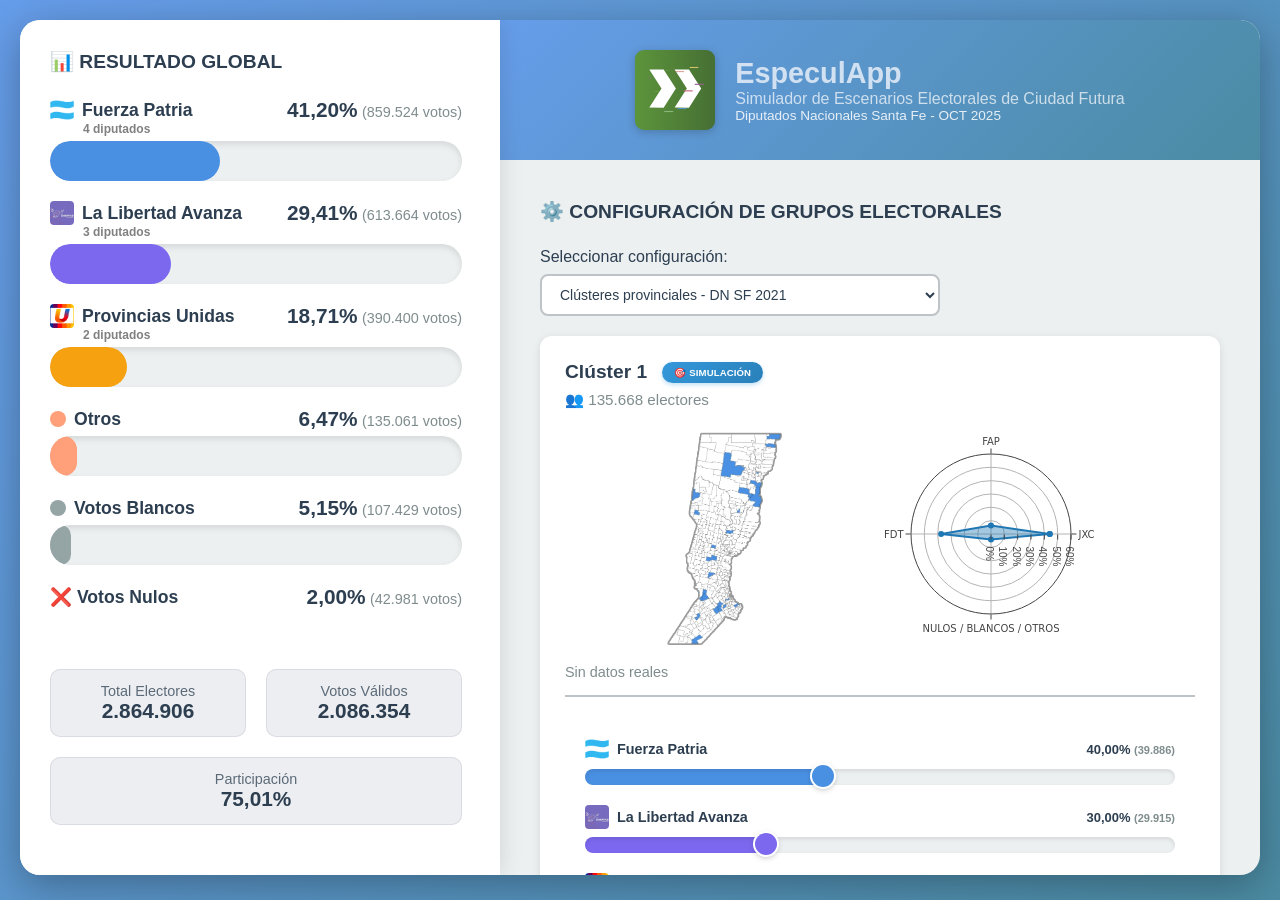
<file: index.html>
<!DOCTYPE html>
<html lang="es">
<head>
    <meta charset="UTF-8">
    <meta name="viewport" content="width=device-width, initial-scale=1.0">
    
    <!-- PWA Meta Tags -->
    <meta name="description" content="Simulador de escenarios electorales con datos en tiempo real para Ciudad Futura, Santa Fe, Argentina">
    <meta name="theme-color" content="#669dea">
    <meta name="mobile-web-app-capable" content="yes">
    <meta name="apple-mobile-web-app-status-bar-style" content="black-translucent">
    <meta name="apple-mobile-web-app-title" content="EspeculApp">
    
    <title>EspeculApp - Simulador Electoral</title>
    
    <!-- PWA Manifest -->
    <link rel="manifest" href="manifest.json">
    
    <!-- Icons -->
    <link rel="icon" type="image/svg+xml" href="img/icono.svg">
    <link rel="apple-touch-icon" href="img/icono512.png">
    
    <!-- Plotly para gráficos de perfiles -->
    <script src="js/plotly-3.1.2.min.js"></script>
    
    <!-- Styles -->
    <link rel="stylesheet" href="styles.css">
</head>
<body>
    <div class="container">
        <!-- Header para móviles/tablets (se muestra antes de los paneles) -->
        <header class="header-mobile">
            <img src="img/icono.svg" alt="Logo EspeculApp" class="header-logo">
            <div class="header-content">
                <h1>EspeculApp</h1>
                <p class="subtitle">Simulador de Escenarios Electorales de Ciudad Futura</p>
                <div id="eleccion-info-mobile"></div>
            </div>
        </header>

        <!-- Panel Izquierdo: Resultados Globales (fijo) -->
        <aside class="panel-izquierdo">
            <section class="resultados-globales">
                <h2>📊 Resultado Global</h2>
                <div id="grafico-resultados" class="grafico-barras"></div>
                <div class="total-votos-info">
                    <div class="stat-box">
                        <span class="stat-label">Total Electores</span>
                        <span class="stat-value" id="total-electores">0</span>
                    </div>
                    <div class="stat-box">
                        <span class="stat-label">Votos Válidos</span>
                        <span class="stat-value" id="total-votos-validos">0</span>
                    </div>
                    <div class="stat-box">
                        <span class="stat-label">Participación</span>
                        <span class="stat-value" id="participacion-global">0%</span>
                    </div>
                </div>
            </section>
        </aside>

        <!-- Panel Derecho: Header, Controles, Grupos y Footer (scrolleable) -->
        <div class="panel-derecho">
            <!-- Header para desktop (dentro del panel derecho scrolleable) -->
            <header class="header-desktop">
                <img src="img/icono.svg" alt="Logo EspeculApp" class="header-logo">
                <div class="header-content">
                    <h1>EspeculApp</h1>
                    <p class="subtitle">Simulador de Escenarios Electorales de Ciudad Futura</p>
                    <div id="eleccion-info-desktop"></div>
                </div>
            </header>

            <main>
                <!-- Sección de Grupos -->
                <section class="grupos-container">
                    <h2>⚙️ Configuración de Grupos Electorales</h2>
                    <div class="selector-configuracion-container">
                        <label for="selector-configuracion-grupos">Seleccionar configuración:</label>
                        <select id="selector-configuracion-grupos">
                            <!-- Las opciones se cargarán dinámicamente -->
                        </select>
                    </div>
                    <div id="grupos-grid" class="grupos-grid"></div>
                </section>

                <!-- Sección de Controles Generales -->
                <section class="controles-generales">
                    <h2>🎛️ Controles Generales</h2>
                    <div class="controles-generales-contenido">
                        <div class="control-switch-container">
                            <label class="switch-label">
                                <span class="switch-text">Calcular votos blancos como válidos</span>
                                <label class="switch">
                                    <input type="checkbox" id="incluir-blancos" checked>
                                    <span class="slider"></span>
                                </label>
                            </label>
                        </div>
                        <div class="controles-masivos">
                            <button class="btn-control-masivo" id="btn-asistencia-masiva">
                                📊 Configurar Asistencia Global
                            </button>
                            <button class="btn-control-masivo" id="btn-nulos-masivos">
                                ❌ Configurar Nulos Globales
                            </button>
                            <button class="btn-control-masivo" id="btn-instalar-pwa" style="display: none;">
                                📱 Instalar Aplicación
                            </button>
                            <button class="btn-control-masivo btn-reset" id="btn-resetear-configuracion">
                                🔄 Resetear Configuración
                            </button>
                        </div>
                    </div>
                </section>
            </main>

            <footer>
                <p>EspeculApp © 2025 - Simulador Electoral de Ciudad Futura</p>
            </footer>
        </div>
    </div>

    <!-- Modal para Asistencia Masiva -->
    <div id="modal-asistencia" class="modal">
        <div class="modal-content">
            <span class="close" data-modal="modal-asistencia">&times;</span>
            <h3>Configurar Asistencia Global</h3>
            <p>Establece el porcentaje de asistencia para todos los grupos simulados:</p>
            <div class="modal-input-group">
                <label for="input-asistencia-global">Asistencia (%):</label>
                <input type="number" id="input-asistencia-global" min="0" max="100" step="0.1" value="75">
                <input type="range" id="range-asistencia-global" min="0" max="100" step="0.1" value="75">
                <button class="btn-usar-promedio" id="btn-promedio-asistencia" title="Usar promedio de datos reales">
                    📊 Usar promedio de datos reales
                </button>
            </div>
            <div class="modal-buttons">
                <button class="btn-modal-cancel" data-modal="modal-asistencia">Cancelar</button>
                <button class="btn-modal-apply" id="btn-aplicar-asistencia">Aplicar a Todos</button>
            </div>
        </div>
    </div>

    <!-- Modal para Votos Nulos Masivos -->
    <div id="modal-nulos" class="modal">
        <div class="modal-content">
            <span class="close" data-modal="modal-nulos">&times;</span>
            <h3>Configurar Votos Nulos Globales</h3>
            <p>Establece el porcentaje de votos nulos para todos los grupos simulados:</p>
            <div class="modal-input-group">
                <label for="input-nulos-global">Votos Nulos (%):</label>
                <input type="number" id="input-nulos-global" min="0" max="100" step="0.1" value="2">
                <input type="range" id="range-nulos-global" min="0" max="100" step="0.1" value="2">
                <button class="btn-usar-promedio" id="btn-promedio-nulos" title="Usar promedio de datos reales">
                    📊 Usar promedio de datos reales
                </button>
            </div>
            <div class="modal-buttons">
                <button class="btn-modal-cancel" data-modal="modal-nulos">Cancelar</button>
                <button class="btn-modal-apply" id="btn-aplicar-nulos">Aplicar a Todos</button>
            </div>
        </div>
    </div>

    <!-- Modal Reutilizable para Confirmaciones y Alertas -->
    <div id="modal-dialogo" class="modal modal-dialogo">
        <div class="modal-content modal-dialogo-content">
            <h3 id="modal-dialogo-titulo">Confirmación</h3>
            <p id="modal-dialogo-mensaje">¿Estás seguro?</p>
            <div class="modal-buttons">
                <button class="btn-modal-cancel" id="modal-dialogo-btn-cancelar">Cancelar</button>
                <button class="btn-modal-apply" id="modal-dialogo-btn-aceptar">Aceptar</button>
            </div>
        </div>
    </div>

    <!-- Main App Script -->
    <script src="app.js"></script>
    
    <!-- Service Worker Registration -->
    <script>
        // Registrar Service Worker para funcionalidad PWA
        if ('serviceWorker' in navigator) {
            window.addEventListener('load', async () => {
                try {
                    const registration = await navigator.serviceWorker.register('./service-worker.js', {
                        scope: './'
                    });
                    
                    // console.log('✅ Service Worker registrado exitosamente:', registration.scope);
                    
                    // Detectar actualizaciones del Service Worker
                    registration.addEventListener('updatefound', () => {
                        const newWorker = registration.installing;
                        // console.log('🔄 Nueva versión del Service Worker detectada');
                        
                        newWorker.addEventListener('statechange', async () => {
                            if (newWorker.state === 'installed' && navigator.serviceWorker.controller) {
                                // Hay una nueva versión disponible
                                console.log('📦 Nueva versión de la app disponible');
                                
                                // Preguntar al usuario si desea recargar
                                if (window.EspeculApp && window.EspeculApp.isReady()) {
                                    try {
                                        // Acceder a la función confirmar del módulo EspeculApp
                                        const confirmarRecarga = new Promise((resolve, reject) => {
                                            // Esperar un pequeño delay para asegurar que el DOM está listo
                                            setTimeout(async () => {
                                                const modalDialogo = document.getElementById('modal-dialogo');
                                                if (!modalDialogo) {
                                                    reject(new Error('Modal no disponible'));
                                                    return;
                                                }
                                                
                                                // Crear confirmación manual usando el modal de la app
                                                const modalTitulo = document.getElementById('modal-dialogo-titulo');
                                                const modalMensaje = document.getElementById('modal-dialogo-mensaje');
                                                const btnAceptar = document.getElementById('modal-dialogo-btn-aceptar');
                                                const btnCancelar = document.getElementById('modal-dialogo-btn-cancelar');
                                                
                                                modalTitulo.textContent = '🔄 Nueva Versión Disponible';
                                                modalMensaje.textContent = 'Hay una nueva versión de EspeculApp disponible. ¿Deseas recargar la página para obtenerla?';
                                                btnAceptar.textContent = 'Recargar';
                                                btnCancelar.textContent = 'Más tarde';
                                                btnCancelar.style.display = 'inline-block';
                                                btnAceptar.style.background = 'linear-gradient(135deg, #669dea 0%, #4b8ba2 100%)';
                                                
                                                const handleAceptar = () => {
                                                    cleanup();
                                                    resolve(true);
                                                };
                                                
                                                const handleCancelar = () => {
                                                    cleanup();
                                                    reject({ cancelado: true });
                                                };
                                                
                                                const cleanup = () => {
                                                    modalDialogo.style.display = 'none';
                                                    btnAceptar.removeEventListener('click', handleAceptar);
                                                    btnCancelar.removeEventListener('click', handleCancelar);
                                                };
                                                
                                                btnAceptar.addEventListener('click', handleAceptar);
                                                btnCancelar.addEventListener('click', handleCancelar);
                                                
                                                modalDialogo.style.display = 'block';
                                            }, 100);
                                        });
                                        
                                        await confirmarRecarga;
                                        // Usuario aceptó recargar
                                        window.location.reload();
                                    } catch (error) {
                                        if (error.cancelado) {
                                            console.log('💡 Usuario decidió no recargar ahora');
                                        }
                                    }
                                } else {
                                    console.log('💡 Recarga la página para obtener la última versión');
                                }
                            }
                        });
                    });
                    
                } catch (error) {
                    console.error('❌ Error al registrar Service Worker:', error);
                }
            });
            
            // Detectar cuando el Service Worker toma control
            navigator.serviceWorker.addEventListener('controllerchange', () => {
                console.log('🔄 Service Worker actualizado y activado');
            });
        } else {
            console.warn('⚠️ Service Workers no soportados en este navegador');
        }
    </script>
    
    <!-- PWA Install Prompt (opcional) -->
    <script>
        // Capturar evento de instalación de PWA
        let deferredPrompt;
        
        window.addEventListener('beforeinstallprompt', (e) => {
            // Prevenir que el navegador muestre su propio prompt
            e.preventDefault();
            
            // Guardar el evento para mostrarlo más tarde
            deferredPrompt = e;
            
            console.log('📱 PWA instalable detectada');
            
            // Mostrar el botón de instalación
            const btnInstalar = document.getElementById('btn-instalar-pwa');
            if (btnInstalar) {
                btnInstalar.style.display = 'inline-block';
            }
        });
        
        // Función para instalar la PWA
        async function instalarPWA() {
            if (!deferredPrompt) {
                // Mostrar mensaje informativo
                const modalDialogo = document.getElementById('modal-dialogo');
                if (modalDialogo) {
                    const modalTitulo = document.getElementById('modal-dialogo-titulo');
                    const modalMensaje = document.getElementById('modal-dialogo-mensaje');
                    const btnAceptar = document.getElementById('modal-dialogo-btn-aceptar');
                    const btnCancelar = document.getElementById('modal-dialogo-btn-cancelar');
                    
                    modalTitulo.textContent = 'ℹ️ Información';
                    modalMensaje.textContent = 'La aplicación ya está instalada o tu navegador no soporta la instalación de PWAs.';
                    btnAceptar.textContent = 'Aceptar';
                    btnCancelar.style.display = 'none';
                    btnAceptar.style.background = 'linear-gradient(135deg, #669dea 0%, #4b8ba2 100%)';
                    
                    const handleAceptar = () => {
                        modalDialogo.style.display = 'none';
                        btnAceptar.removeEventListener('click', handleAceptar);
                    };
                    
                    btnAceptar.addEventListener('click', handleAceptar);
                    modalDialogo.style.display = 'block';
                }
                return;
            }
            
            // Preguntar al usuario primero
            const modalDialogo = document.getElementById('modal-dialogo');
            if (!modalDialogo) return;
            
            try {
                const confirmarInstalacion = new Promise((resolve, reject) => {
                    const modalTitulo = document.getElementById('modal-dialogo-titulo');
                    const modalMensaje = document.getElementById('modal-dialogo-mensaje');
                    const btnAceptar = document.getElementById('modal-dialogo-btn-aceptar');
                    const btnCancelar = document.getElementById('modal-dialogo-btn-cancelar');
                    
                    modalTitulo.textContent = '📱 Instalar EspeculApp';
                    modalMensaje.textContent = '¿Deseas instalar EspeculApp como una aplicación en tu dispositivo? Podrás acceder a ella desde tu pantalla de inicio.';
                    btnAceptar.textContent = 'Instalar';
                    btnCancelar.textContent = 'Cancelar';
                    btnCancelar.style.display = 'inline-block';
                    btnAceptar.style.background = 'linear-gradient(135deg, #27ae60 0%, #229954 100%)';
                    
                    const handleAceptar = () => {
                        cleanup();
                        resolve(true);
                    };
                    
                    const handleCancelar = () => {
                        cleanup();
                        reject({ cancelado: true });
                    };
                    
                    const cleanup = () => {
                        modalDialogo.style.display = 'none';
                        btnAceptar.removeEventListener('click', handleAceptar);
                        btnCancelar.removeEventListener('click', handleCancelar);
                    };
                    
                    btnAceptar.addEventListener('click', handleAceptar);
                    btnCancelar.addEventListener('click', handleCancelar);
                    
                    modalDialogo.style.display = 'block';
                });
                
                await confirmarInstalacion;
                
                // Usuario confirmó, mostrar el prompt nativo
                deferredPrompt.prompt();
                
                // Esperar la respuesta del usuario al prompt nativo
                const { outcome } = await deferredPrompt.userChoice;
                console.log(`Usuario ${outcome === 'accepted' ? 'aceptó' : 'rechazó'} la instalación`);
                
                if (outcome === 'accepted') {
                    // Ocultar el botón de instalación
                    const btnInstalar = document.getElementById('btn-instalar-pwa');
                    if (btnInstalar) {
                        btnInstalar.style.display = 'none';
                    }
                }
                
                // Limpiar el prompt
                deferredPrompt = null;
                
            } catch (error) {
                if (error.cancelado) {
                    console.log('Usuario canceló la instalación');
                }
            }
        }
        
        // Configurar el botón cuando el DOM esté listo
        document.addEventListener('DOMContentLoaded', () => {
            const btnInstalar = document.getElementById('btn-instalar-pwa');
            if (btnInstalar) {
                btnInstalar.addEventListener('click', instalarPWA);
            }
        });
        
        // Detectar cuando la app fue instalada
        window.addEventListener('appinstalled', () => {
            console.log('✅ PWA instalada exitosamente');
            deferredPrompt = null;
            
            // Ocultar el botón de instalación
            const btnInstalar = document.getElementById('btn-instalar-pwa');
            if (btnInstalar) {
                btnInstalar.style.display = 'none';
            }
        });
    </script>
</body>
</html>
</file>
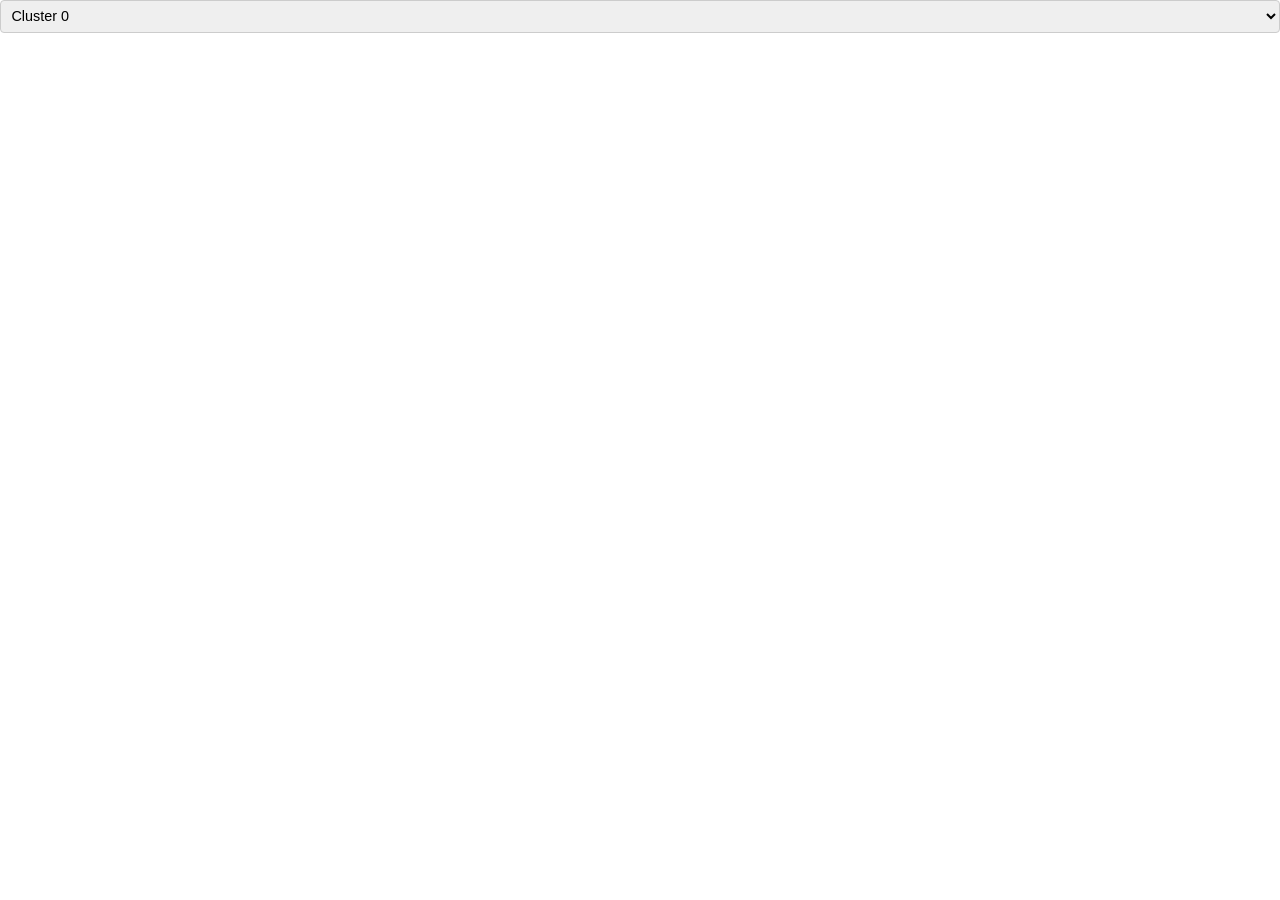
<file: perfiles/index.html>
<!DOCTYPE html>
<html lang="es">
<head>
  <meta charset="UTF-8" />
  <title>Clusters Electorales</title>
  <script src="https://cdn.plot.ly/plotly-3.1.2.min.js"></script>
  <style>
    * {
      margin: 0;
      padding: 0;
      box-sizing: border-box;
    }
    body {
      font-family: system-ui, -apple-system, sans-serif;
      background: #fff;
      color: #333;
    }
    #selector {
      display: block;
      width: 100%;
      font-size: 0.9rem;
      padding: 0.4rem;
      margin-bottom: 0.5rem;
      border: 1px solid #ccc;
      border-radius: 4px;
    }
    #chart {
      width: 100%;
      height: calc(100vh - 50px);
    }
  </style>
</head>
<body>
  <select id="selector"></select>
  <div id="chart"></div>

  <script>
    async function init() {
      const res = await fetch("clusters_promedios.json");
      const data = await res.json();

      const selector = document.getElementById("selector");
      const chart = document.getElementById("chart");

      // Rellenar selector
      data.forEach(d => {
        const opt = document.createElement("option");
        opt.value = d.grupo;
        opt.textContent = `Cluster ${d.grupo}`;
        selector.appendChild(opt);
      });

      // Función para graficar
      function draw(clusterId) {
        const cluster = data.find(d => d.grupo == clusterId);

        // Agrupamos NULOS, BLANCOS y OTROS en un solo valor
        const otrosProm = (
          cluster.valores["NULOS"] +
          cluster.valores["BLANCOS"] +
          cluster.valores["OTROS"]
        ) / 3;

        // Definimos los ejes en el orden que queremos que se distribuyan en el círculo
        const partidos = [
          "JXC",             // derecha (0°)
          "FAP",        // arriba a la derecha (~45°)
          "FDT",                  // izquierda (180°)
          "NULOS / BLANCOS / OTROS"           // abajo (~270°)
        ];

        const valores = [
          cluster.valores["JXC"],
          cluster.valores["FAP"],
          cluster.valores["FDT"],
          otrosProm
        ];

        // cerrar el polígono
        partidos.push(partidos[0]);
        valores.push(valores[0]);

        const trace = {
          type: "scatterpolar",
          r: valores,
          theta: partidos,
          fill: "toself",
          name: `Cluster ${clusterId}`,
          line: { color: "#1f77b4", width: 2 },
          fillcolor: "rgba(31,119,180,0.4)",
          hovertemplate: "%{theta}: %{r:.0%}<extra></extra>"
        };

        const layout = {
          polar: {
            radialaxis: {
              visible: true,
              range: [0, 0.6],
              tickformat: ".0%",
              tickfont: { size: 11 },
              showline: false
            },
            angularaxis: {
              rotation: 0,
              direction: "counterclockwise",
              tickfont: { size: 12, family: "system-ui, sans-serif" }
            }
          },
          showlegend: false,
          margin: { t: 20, b: 20, l: 40, r: 40 },
          paper_bgcolor: "white",
          plot_bgcolor: "white"
        };

        const config = {
          responsive: true,
          displayModeBar: false
        };

        Plotly.newPlot(chart, [trace], layout, config);
      }

      // Inicializar
      selector.addEventListener("change", e => draw(e.target.value));
      draw(data[0].grupo);
    }

    init();
  </script>
</body>
</html>
</file>
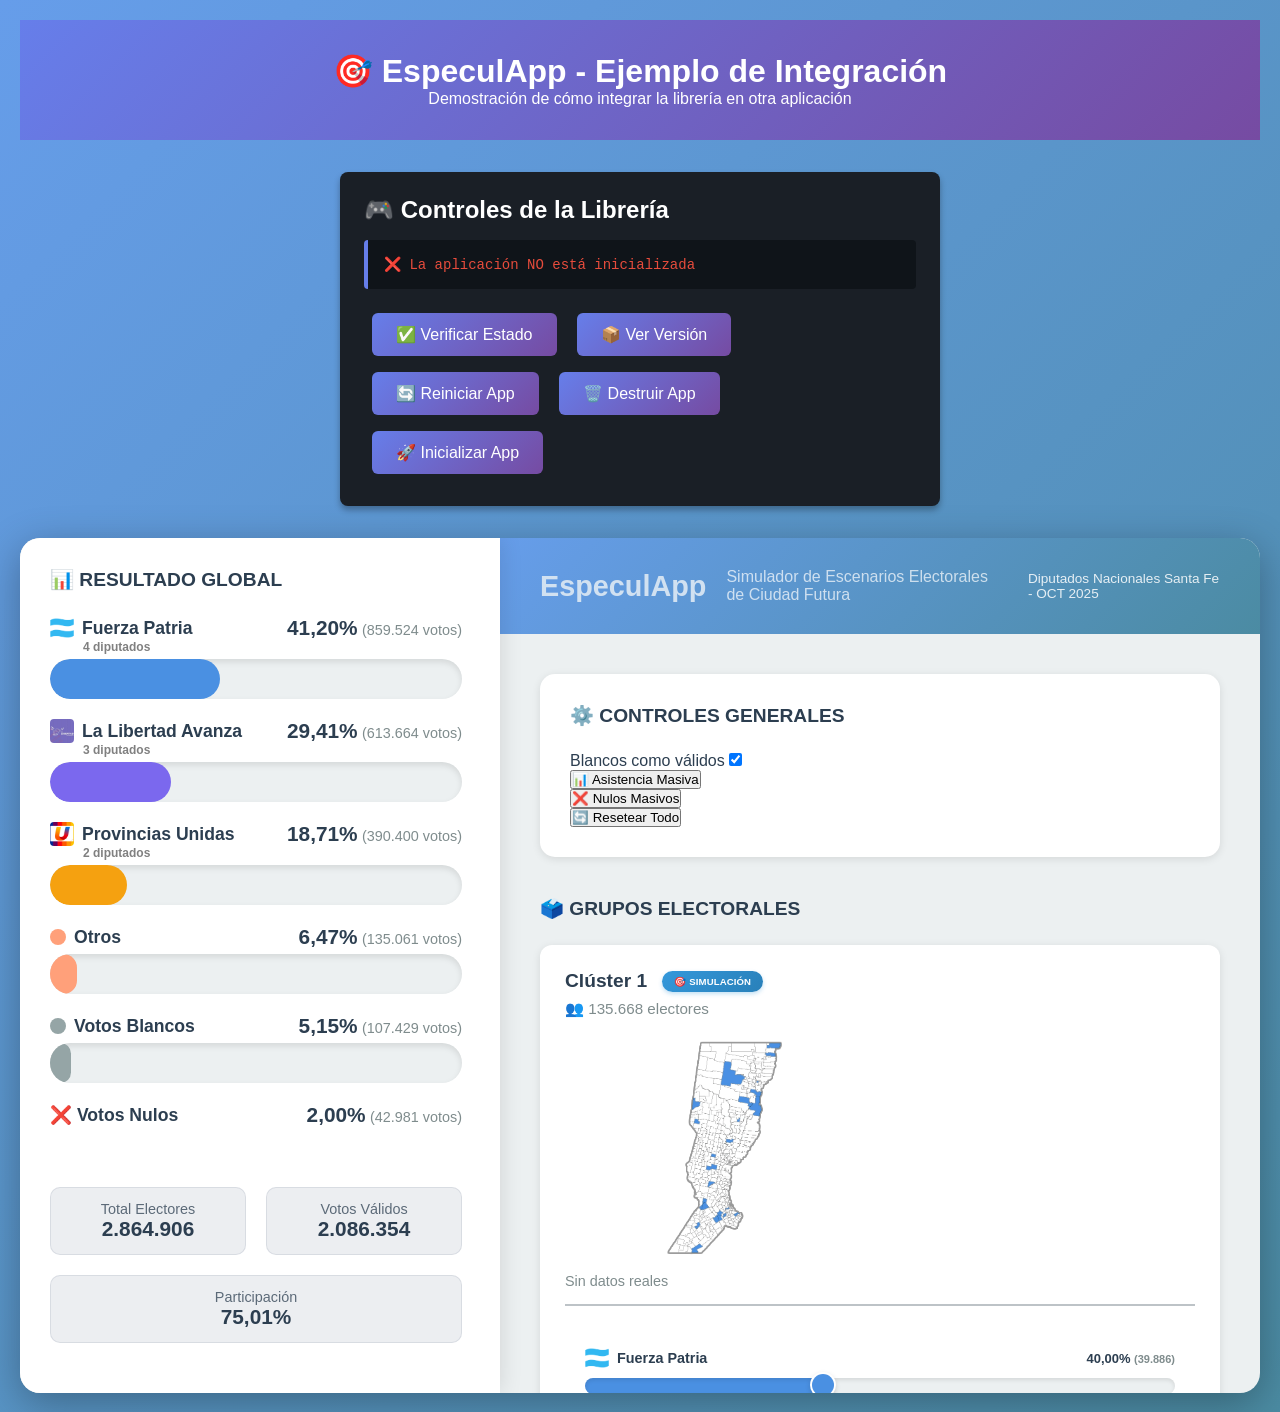
<file: ejemplo-integracion.html>
<!DOCTYPE html>
<html lang="es">
<head>
    <meta charset="UTF-8">
    <meta name="viewport" content="width=device-width, initial-scale=1.0">
    
    <!-- PWA Meta Tags -->
    <meta name="description" content="Ejemplo de integración de EspeculApp - Simulador electoral de Ciudad Futura">
    <meta name="theme-color" content="#667eea">
    <link rel="manifest" href="manifest.json">
    <link rel="icon" type="image/svg+xml" href="img/icono.svg">
    
    <title>Ejemplo de Integración - EspeculApp</title>
    <link rel="stylesheet" href="styles.css">
    <style>
        /* Estilos personalizados para la página de demostración */
        .demo-header {
            background: linear-gradient(135deg, #667eea 0%, #764ba2 100%);
            color: white;
            padding: 2rem;
            text-align: center;
            margin-bottom: 2rem;
        }
        
        .demo-controls {
            background: #1a1f26;
            padding: 1.5rem;
            margin: 2rem auto;
            max-width: 600px;
            border-radius: 8px;
            box-shadow: 0 4px 6px rgba(0,0,0,0.3);
        }
        
        .demo-button {
            background: linear-gradient(135deg, #667eea 0%, #764ba2 100%);
            color: white;
            border: none;
            padding: 12px 24px;
            border-radius: 6px;
            cursor: pointer;
            font-size: 16px;
            margin: 0.5rem;
            transition: transform 0.2s, box-shadow 0.2s;
        }
        
        .demo-button:hover {
            transform: translateY(-2px);
            box-shadow: 0 6px 12px rgba(102, 126, 234, 0.4);
        }
        
        .demo-button:active {
            transform: translateY(0);
        }
        
        .demo-status {
            background: #0f1419;
            padding: 1rem;
            margin: 1rem 0;
            border-left: 4px solid #667eea;
            border-radius: 4px;
            font-family: monospace;
            font-size: 14px;
        }
        
        .status-ok {
            color: #2ecc71;
        }
        
        .status-error {
            color: #e74c3c;
        }
        
        .status-info {
            color: #3498db;
        }
    </style>
</head>
<body>
    <div class="demo-header">
        <h1>🎯 EspeculApp - Ejemplo de Integración</h1>
        <p>Demostración de cómo integrar la librería en otra aplicación</p>
    </div>

    <div class="demo-controls">
        <h2 style="margin-top: 0; color: #fff;">🎮 Controles de la Librería</h2>
        
        <div class="demo-status" id="status">
            <span class="status-info">⏳ Esperando interacción...</span>
        </div>
        
        <button class="demo-button" onclick="verificarEstado()">
            ✅ Verificar Estado
        </button>
        
        <button class="demo-button" onclick="obtenerVersion()">
            📦 Ver Versión
        </button>
        
        <button class="demo-button" onclick="reiniciarApp()">
            🔄 Reiniciar App
        </button>
        
        <button class="demo-button" onclick="destruirApp()">
            🗑️ Destruir App
        </button>
        
        <button class="demo-button" onclick="inicializarApp()">
            🚀 Inicializar App
        </button>
    </div>

    <!-- Aquí va el contenido de la aplicación EspeculApp -->
    <div class="container">
        <!-- Header para móviles/tablets -->
        <header class="header-mobile">
            <h1>EspeculApp</h1>
            <p class="subtitle">Simulador de Escenarios Electorales de Ciudad Futura</p>
            <div id="eleccion-info-mobile"></div>
        </header>

        <!-- Panel Izquierdo: Resultados Globales -->
        <aside class="panel-izquierdo">
            <section class="resultados-globales">
                <h2>📊 Resultado Global</h2>
                <div id="grafico-resultados" class="grafico-barras"></div>
                <div class="total-votos-info">
                    <div class="stat-box">
                        <span class="stat-label">Total Electores</span>
                        <span class="stat-value" id="total-electores">0</span>
                    </div>
                    <div class="stat-box">
                        <span class="stat-label">Votos Válidos</span>
                        <span class="stat-value" id="total-votos-validos">0</span>
                    </div>
                    <div class="stat-box">
                        <span class="stat-label">Participación</span>
                        <span class="stat-value" id="participacion-global">0%</span>
                    </div>
                </div>
            </section>
        </aside>

        <!-- Panel Derecho -->
        <div class="panel-derecho">
            <header class="header-desktop">
                <h1>EspeculApp</h1>
                <p class="subtitle">Simulador de Escenarios Electorales de Ciudad Futura</p>
                <div id="eleccion-info-desktop"></div>
            </header>

            <main>
                <section class="controles-generales">
                    <h2>⚙️ Controles Generales</h2>
                    <div class="controles-grid">
                        <div class="control-general">
                            <label class="switch-container">
                                <span>Blancos como válidos</span>
                                <input type="checkbox" id="incluir-blancos" checked>
                                <span class="switch-slider"></span>
                            </label>
                        </div>
                        <div class="control-general">
                            <button class="btn-general" id="btn-asistencia-masiva">
                                📊 Asistencia Masiva
                            </button>
                        </div>
                        <div class="control-general">
                            <button class="btn-general" id="btn-nulos-masivos">
                                ❌ Nulos Masivos
                            </button>
                        </div>
                        <div class="control-general">
                            <button class="btn-general btn-danger" id="btn-resetear-configuracion">
                                🔄 Resetear Todo
                            </button>
                        </div>
                    </div>
                </section>

                <section class="grupos-section">
                    <h2>🗳️ Grupos Electorales</h2>
                    <div id="grupos-grid" class="grupos-grid"></div>
                </section>
            </main>

            <footer class="app-footer">
                <p>EspeculApp v1.0.0 - Ciudad Futura | Santa Fe, Argentina</p>
            </footer>
        </div>
    </div>

    <!-- Modales -->
    <div id="modal-dialogo" class="modal">
        <div class="modal-content">
            <h3 id="modal-dialogo-titulo">Confirmación</h3>
            <p id="modal-dialogo-mensaje">¿Estás seguro?</p>
            <div class="modal-buttons">
                <button id="modal-dialogo-btn-cancelar" class="btn-modal-cancel">Cancelar</button>
                <button id="modal-dialogo-btn-aceptar" class="btn-modal-apply">Aceptar</button>
            </div>
        </div>
    </div>

    <div id="modal-asistencia" class="modal">
        <div class="modal-content">
            <span class="close" data-modal="modal-asistencia">&times;</span>
            <h3>📊 Aplicar Asistencia Global</h3>
            <p>Aplicar el mismo porcentaje de asistencia a todos los grupos de simulación</p>
            <div class="modal-input-group">
                <label for="input-asistencia-global">Porcentaje de Asistencia:</label>
                <input type="number" id="input-asistencia-global" min="0" max="100" step="0.1" value="75">
                <button id="btn-promedio-asistencia" class="btn-promedio" disabled>
                    📈 Usar Promedio Real
                </button>
            </div>
            <div class="modal-buttons">
                <button class="btn-modal-cancel" data-modal="modal-asistencia">Cancelar</button>
                <button id="btn-aplicar-asistencia" class="btn-modal-apply">Aplicar</button>
            </div>
        </div>
    </div>

    <div id="modal-nulos" class="modal">
        <div class="modal-content">
            <span class="close" data-modal="modal-nulos">&times;</span>
            <h3>❌ Aplicar Nulos Global</h3>
            <p>Aplicar el mismo porcentaje de votos nulos a todos los grupos de simulación</p>
            <div class="modal-input-group">
                <label for="input-nulos-global">Porcentaje de Nulos:</label>
                <input type="number" id="input-nulos-global" min="0" max="100" step="0.1" value="2">
                <button id="btn-promedio-nulos" class="btn-promedio" disabled>
                    📈 Usar Promedio Real
                </button>
            </div>
            <div class="modal-buttons">
                <button class="btn-modal-cancel" data-modal="modal-nulos">Cancelar</button>
                <button id="btn-aplicar-nulos" class="btn-modal-apply">Aplicar</button>
            </div>
        </div>
    </div>

    <!-- Cargar la librería EspeculApp -->
    <script src="app.js"></script>

    <!-- Script de demostración -->
    <script>
        // Funciones para controlar la librería desde la página de demostración
        
        function actualizarEstado(mensaje, tipo = 'info') {
            const statusDiv = document.getElementById('status');
            const clases = {
                'ok': 'status-ok',
                'error': 'status-error',
                'info': 'status-info'
            };
            
            const iconos = {
                'ok': '✅',
                'error': '❌',
                'info': 'ℹ️'
            };
            
            statusDiv.innerHTML = `<span class="${clases[tipo]}">${iconos[tipo]} ${mensaje}</span>`;
        }
        
        function verificarEstado() {
            const estaLista = EspeculApp.isReady();
            if (estaLista) {
                actualizarEstado('La aplicación está inicializada y lista para usar', 'ok');
            } else {
                actualizarEstado('La aplicación NO está inicializada', 'error');
            }
        }
        
        function obtenerVersion() {
            const version = EspeculApp.version;
            actualizarEstado(`Versión de EspeculApp: ${version}`, 'info');
        }
        
        async function reiniciarApp() {
            try {
                actualizarEstado('Destruyendo instancia actual...', 'info');
                EspeculApp.destroy();
                
                await new Promise(resolve => setTimeout(resolve, 500));
                
                actualizarEstado('Reinicializando aplicación...', 'info');
                await EspeculApp.init();
                
                actualizarEstado('Aplicación reiniciada correctamente', 'ok');
            } catch (error) {
                actualizarEstado(`Error al reiniciar: ${error.message}`, 'error');
            }
        }
        
        function destruirApp() {
            try {
                EspeculApp.destroy();
                actualizarEstado('Aplicación destruida. Los recursos han sido liberados.', 'ok');
            } catch (error) {
                actualizarEstado(`Error al destruir: ${error.message}`, 'error');
            }
        }
        
        async function inicializarApp() {
            try {
                actualizarEstado('Inicializando aplicación...', 'info');
                await EspeculApp.init();
                actualizarEstado('Aplicación inicializada correctamente', 'ok');
            } catch (error) {
                actualizarEstado(`Error al inicializar: ${error.message}`, 'error');
            }
        }
        
        // Mostrar estado inicial cuando la página carga
        window.addEventListener('load', () => {
            setTimeout(() => {
                verificarEstado();
            }, 1000);
        });
        
        // Interceptar mensajes de console.log de EspeculApp
        const originalLog = console.log;
        console.log = function(...args) {
            if (args[0] && typeof args[0] === 'string' && args[0].includes('EspeculApp')) {
                actualizarEstado(args[0], 'info');
            }
            originalLog.apply(console, args);
        };
    </script>
</body>
</html>
</file>
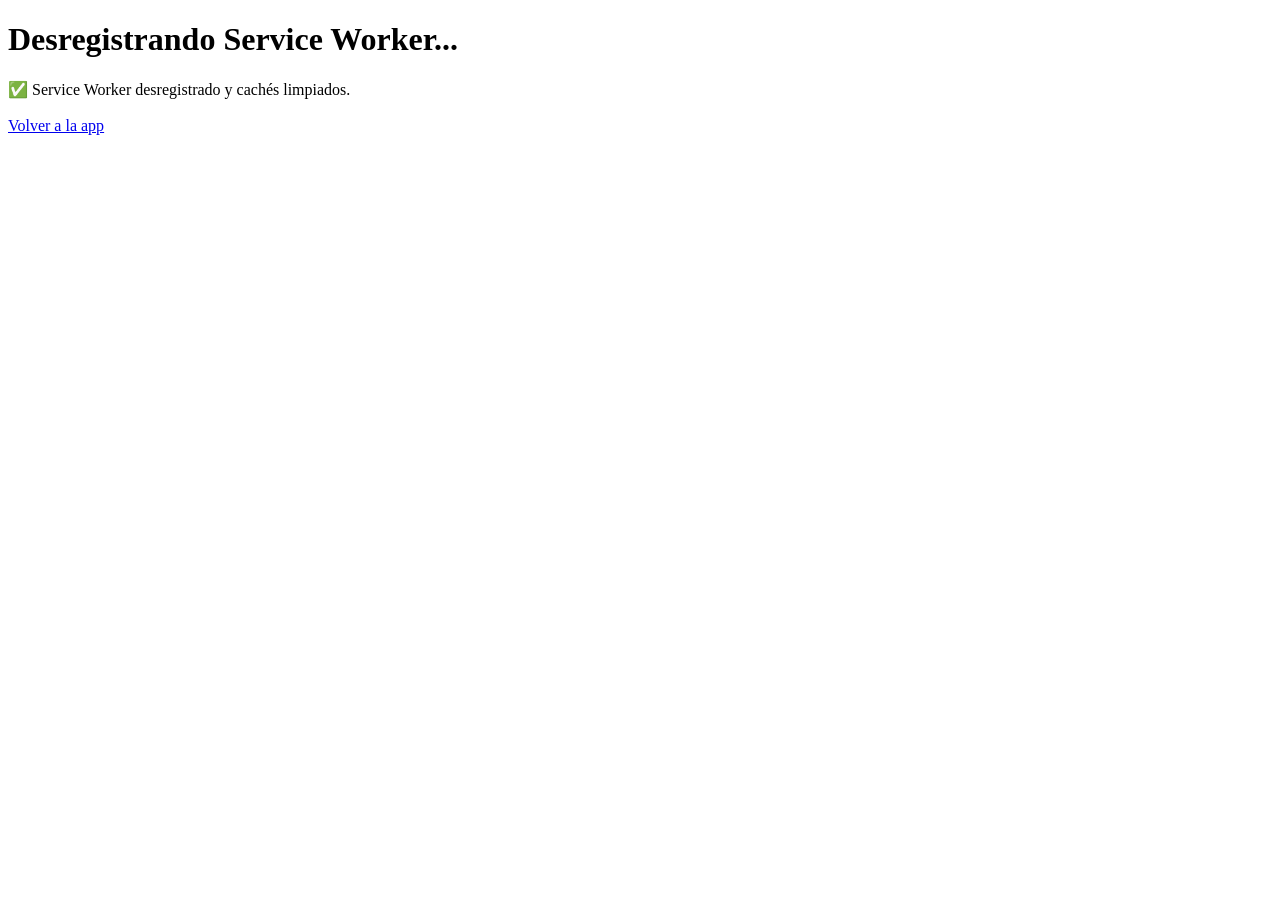
<file: unregister-sw.html>
<!DOCTYPE html>
<html>
<head>
    <title>Desregistrar SW</title>
</head>
<body>
    <h1>Desregistrando Service Worker...</h1>
    <div id="status">Procesando...</div>
    <script>
        (async () => {
            const status = document.getElementById('status');
            try {
                if ('serviceWorker' in navigator) {
                    const registrations = await navigator.serviceWorker.getRegistrations();
                    for (let registration of registrations) {
                        await registration.unregister();
                        console.log('SW desregistrado:', registration);
                    }
                    
                    // Limpiar todos los cachés
                    const cacheNames = await caches.keys();
                    for (let cacheName of cacheNames) {
                        await caches.delete(cacheName);
                        console.log('Caché eliminado:', cacheName);
                    }
                    
                    status.innerHTML = '✅ Service Worker desregistrado y cachés limpiados.<br><br><a href="index.html">Volver a la app</a>';
                } else {
                    status.innerHTML = '❌ Service Workers no soportados';
                }
            } catch (error) {
                status.innerHTML = '❌ Error: ' + error.message;
                console.error(error);
            }
        })();
    </script>
</body>
</html>
</file>
<file: styles.css>
* {
    margin: 0;
    padding: 0;
    box-sizing: border-box;
}

:root {
    --primary-color: #2c3e50;
    --secondary-color: #34495e;
    --accent-color: #3498db;
    --background-color: #ecf0f1;
    --card-background: #ffffff;
    --text-color: #2c3e50;
    --text-secondary: #7f8c8d;
    --border-color: #bdc3c7;
    --shadow: 0 2px 8px rgba(0, 0, 0, 0.1);
    --shadow-hover: 0 4px 16px rgba(0, 0, 0, 0.15);
}

body {
    font-family: 'Segoe UI', Tahoma, Geneva, Verdana, sans-serif;
    background: linear-gradient(135deg, #669dea 0%, #4b8ba2 100%);
    min-height: 100vh;
    color: var(--text-color);
    padding: 20px;
}

.container {
    max-width: 1850px;
    margin: 0 auto;
    background-color: var(--background-color);
    border-radius: 20px;
    box-shadow: 0 10px 40px rgba(0, 0, 0, 0.3);
    overflow: hidden;
}

@media (min-width: 1200px) {
    .container {
        max-height: 95vh;
        display: flex;
    }
}

@media (max-width: 1199px) {
    .container {
        display: flex;
        flex-direction: column;
    }
}

/* Header */
header {
    background: linear-gradient(135deg, #669dea 0%, #4b8ba2 100%);
    color: white;
    padding: 30px 40px;
    display: flex;
    align-items: center;
    justify-content: center;
    gap: 20px;
}

/* Header Mobile: visible solo en pantallas pequeñas (<1200px) */
.header-mobile {
    display: flex;
    /* border-radius: 20px 20px 0 0; */ /* Redondear esquinas superiores */
}

@media (min-width: 1200px) {
    .header-mobile {
        display: none; /* Ocultar en desktop */
    }
}

/* Header Desktop: visible solo en pantallas grandes (>=1200px) */
.header-desktop {
    display: none;
}

@media (min-width: 1200px) {
    .header-desktop {
        display: flex;
        margin-right: -8px; /* Extender por debajo de la scrollbar */
        padding-right: 48px; /* Compensar: 40px original + 8px de scrollbar */
    }
}

.header-logo {
    width: 60px;
    height: 60px;
    flex-shrink: 0;
    filter: drop-shadow(0 2px 4px rgba(0, 0, 0, 0.2));
}

@media (min-width: 768px) {
    .header-logo {
        width: 80px;
        height: 80px;
    }
}

.header-content {
    text-align: left;
}

header h1 {
    color: #d1e1f1;
    font-size: 1.8em;
    margin-bottom: 0;
    font-weight: 700;
}

/*@media (min-width: 768px) {
    header h1 {
        margin-bottom: 0;
    }
}*/

.subtitle {
    font-size: 1em;
    opacity: 0.7;
    /* font-weight: 500; */
    /*margin-bottom: 8px;*/
}

#eleccion-info,
#eleccion-info-mobile,
#eleccion-info-desktop {
    font-size: 0.85em;
    opacity: 0.85;
    font-weight: 500;
}

.timestamp-actualizacion {
    font-size: 0.75em;
    opacity: 0.7;
    margin-top: 4px;
    font-style: italic;
    /*margin-top: 8px;*/
}

/*@media (min-width: 768px) {
    #eleccion-info,
    #eleccion-info-mobile,
    #eleccion-info-desktop {
        margin-top: 0;
    }
}*/

/* Main Content */
main {
    padding: 40px;
}

/* Layout de dos columnas para pantallas grandes */
@media (min-width: 1200px) {
    .container {
        display: flex;
    }

    .panel-izquierdo {
        position: relative;
        width: 480px;
        min-width: 480px; /* Asegurar ancho mínimo para que los frentes no se partan en 2 líneas */
        flex-shrink: 0;
        height: 95vh;
        overflow: hidden; /* Sin scroll en el panel, solo en el contenido interno */
        padding: 0; /* Sin padding para ganar espacio */
        background-color: var(--background-color);
        box-shadow: 0 0 22px #0000001f;
    }

    .panel-derecho {
        flex: 1;
        height: 95vh;
        overflow-y: auto;
        overflow-y: overlay; /* Para que el scrollbar se superponga al contenido */
        overflow-x: hidden;
        display: flex;
        flex-direction: column;
    }

    .panel-derecho::-webkit-scrollbar {
        width: 8px;
    }

    .panel-derecho::-webkit-scrollbar-track {
        background: transparent;
    }

    .panel-derecho::-webkit-scrollbar-thumb {
        background: #669dea;
        border-radius: 4px;
    }

    .panel-derecho::-webkit-scrollbar-thumb:hover {
        background: #4b8ba2;
    }

    .panel-derecho header {
        flex-shrink: 0;
    }

    .panel-derecho main {
        flex: 1;
        padding: 40px;
        margin-right: -8px; /* Extender por debajo de la scrollbar */
        padding-right: 48px; /* Compensar: 40px original + 8px de scrollbar */
    }

    .panel-derecho footer {
        flex-shrink: 0;
        margin-right: -8px; /* Extender por debajo de la scrollbar */
        padding-right: 28px; /* Compensar: 20px original + 8px de scrollbar */
    }
}

/* Para pantallas medianas y pequeñas, mantener layout vertical */
@media (max-width: 1199px) {
    main {
        padding: 40px;
        overflow: visible;
    }

    .panel-izquierdo,
    .panel-derecho {
        width: 100%;
        height: auto;
    }

    .panel-derecho {
        display: block;
    }
}

@media (min-width: 769px) and (max-width: 1199px) {
    .panel-izquierdo {
        padding: 40px;
    }
}

section {
    margin-bottom: 40px;
}

section h2 {
    font-size: 1.2em;
    text-transform: uppercase;
    margin-bottom: 25px;
    color: var(--primary-color);
    display: flex;
    align-items: center;
    gap: 10px;
}

/* Resultados Globales */
.resultados-globales {
    background-color: var(--card-background);
    padding: 30px;
    border-radius: 15px;
    box-shadow: var(--shadow);
}

@media (min-width: 1200px) {
    .resultados-globales {
        margin-bottom: 0;
        height: 100%;
        display: flex;
        flex-direction: column;
        border-radius: 20px 0 0 20px; /* Redondear solo los bordes izquierdos */
        overflow-y: auto; /* El scroll ahora está en resultados-globales para incluir todo */
        overflow-y: overlay; /* Para que el scrollbar se superponga al contenido */
        /* Estilos de scrollbar personalizados - track transparente, thumb sólido */
        /*scrollbar-width: thin;*/
        /*scrollbar-color: #669dea transparent;*/
        /* Ajustar padding para extender contenido por debajo de scrollbar */
        padding: 30px 38px 30px 30px; /* 30px original + 8px de scrollbar en el derecho */
    }

    .resultados-globales::-webkit-scrollbar {
        width: 8px;
    }

    .resultados-globales::-webkit-scrollbar-track {
        background: transparent;
    }

    .resultados-globales::-webkit-scrollbar-thumb {
        background: #669dea;
        border-radius: 4px;
    }

    .resultados-globales::-webkit-scrollbar-thumb:hover {
        background: #4b8ba2;
    }

    .resultados-globales h2 {
        flex-shrink: 0;
        margin-bottom: 25px;
    }

    .resultados-globales .grafico-barras {
        flex-shrink: 0; /* No permitir que se encoja */
        margin-bottom: 30px; /* Espacio antes de las estadísticas */
    }

    .resultados-globales .total-votos-info {
        flex-shrink: 0;
    }
}

.total-votos-info {
    display: flex;
    gap: 20px;
    margin-top: 30px;
    flex-wrap: wrap;
}

.stat-box {
    flex: 1;
    min-width: 180px;
    background-color: #66768d1f;
    border: 1px solid #66768d26;
    padding: 13px;
    border-radius: 10px;
    text-align: center;
    color: var(--primary-color);
    box-shadow: none;
}

.stat-label {
    display: block;
    font-size: 0.9em;
    opacity: 0.75;
    font-weight: 500;
    /* margin-bottom: 8px; */
}

.stat-value {
    display: block;
    font-size: 1.3em;
    font-weight: 700;
    color: var(--primary-color);
}

/* Gráfico de Barras */
.grafico-barras {
    display: flex;
    flex-direction: column;
    gap: 15px;
}

.barra-contenedor {
    display: flex;
    flex-direction: column;
    transition: transform 0.6s ease-in-out;
}

.barra-info {
    display: flex;
    justify-content: space-between;
    align-items: center;
}

.frente-nombre {
    font-weight: 600;
    font-size: 1.1em;
    display: flex;
    align-items: center;
    gap: 8px;
}

.frente-porcentaje {
    font-weight: 700;
    font-size: 1.3em;
    color: var(--primary-color);
}

.frente-votos {
    font-size: 0.9em;
    color: var(--text-secondary);
}

.cargos-obtenidos {
    font-size: 0.75em;
    font-weight: 600;
    /* color: var(--text-primary); */
    margin-left: 25px;
    color: gray;
}

.cargos-obtenidos-con-imagen {
    margin-left: 33px;
}

.barra-progreso {
    height: 40px;
    background-color: #ecf0f1;
    box-shadow: inset 0 3px 6px rgba(0, 0, 0, 0.1);
    border-radius: 20px;
    overflow: hidden;
    position: relative;
    margin: 5px 0;
}

.barra-fill {
    height: 100%;
    display: flex;
    align-items: center;
    justify-content: flex-end;
    padding-right: 15px;
    color: white;
    font-weight: 600;
    transition: width 0.5s ease;
    border-radius: 20px;
}

/* Selector de configuración de grupos */
.selector-configuracion-container {
    margin-bottom: 20px;
}

.selector-configuracion-container label {
    display: block;
    margin-bottom: 8px;
    font-weight: 500;
    color: var(--text-color);
}

.selector-configuracion-container select {
    width: 100%;
    max-width: 400px;
    padding: 10px 14px;
    font-size: 14px;
    font-family: 'Segoe UI', Tahoma, Geneva, Verdana, sans-serif;
    border: 2px solid var(--border-color);
    border-radius: 8px;
    background-color: var(--card-background);
    color: var(--text-color);
    cursor: pointer;
    transition: border-color 0.3s, box-shadow 0.3s;
}

.selector-configuracion-container select:hover {
    border-color: var(--accent-color);
}

.selector-configuracion-container select:focus {
    outline: none;
    border-color: var(--accent-color);
    box-shadow: 0 0 0 3px rgba(52, 152, 219, 0.1);
}

/* Grupos Grid */
.grupos-grid {
    display: grid;
    grid-template-columns: repeat(auto-fill, minmax(400px, 1fr));
    gap: 25px;
}

.grupo-card {
    background-color: var(--card-background);
    border-radius: 12px;
    padding: 25px;
    box-shadow: var(--shadow);
    transition: transform 0.2s, box-shadow 0.2s;
}

.grupo-card:hover {
    box-shadow: var(--shadow-hover);
}

.grupo-header {
    margin-bottom: 20px;
    border-bottom: 2px solid var(--border-color);
    padding-bottom: 15px;
}

.grupo-nombre {
    font-size: 1.2em;
    font-weight: 700;
    color: var(--primary-color);
    margin-bottom: 8px;
}

.grupo-electores {
    font-size: 0.95em;
    color: var(--text-secondary);
}

/* Contenedor de información con dos columnas */
.grupo-info-container {
    display: grid;
    margin-top: 15px;
    margin-bottom: 10px;
    width: 100%;
    min-height: 230px;
    overflow: visible;
}

/* Dos columnas cuando tiene ambos (imagen y perfil) */
.grupo-info-container[data-columnas="2"] {
    grid-template-columns: 35% 65%;
}

/* Una sola columna cuando tiene solo uno */
.grupo-info-container[data-columnas="1"] {
    grid-template-columns: 1fr;
    max-height: 230px;
}

/* Columna izquierda - Imagen */
.grupo-imagen {
    width: 100%;
    position: relative;
    display: flex;
    align-items: center;
    justify-content: center;
    max-height: 230px;
    overflow: visible;
    cursor: pointer;
    user-select: none;
}

.grupo-imagen img {
    position: absolute;
    top: 0;
    left: 0;
    width: 100%;
    height: 100%;
    object-fit: contain;
    transition: transform 0.15s ease-out, filter 0.15s ease-out;
    transform-origin: center center;
    /* Borde gris suave de 1px que respeta la transparencia */
    filter: drop-shadow(1px 0 0 #9b9b9b)
            drop-shadow(-1px 0 0 #9b9b9b)
            drop-shadow(0 1px 0 #9b9b9b)
            drop-shadow(0 -1px 0 #9b9b9b);
}

/* Efecto zoom al presionar la imagen */
.grupo-imagen:active img {
    transform: scale(2);
    z-index: 1000;
    /* Al ampliar: borde + shadow blanco */
    filter: drop-shadow(1px 0 0 #9b9b9b)
            drop-shadow(-1px 0 0 #9b9b9b)
            drop-shadow(0 1px 0 #9b9b9b)
            drop-shadow(0 -1px 0 #9b9b9b)
            drop-shadow(0 0 6px rgba(255, 255, 255, 1)) 
            drop-shadow(0 0 10px rgba(255, 255, 255, 1))
            drop-shadow(0 0 14px rgba(255, 255, 255, 0.8));
}

/* Cuando la imagen está en dos columnas */
.grupo-info-container[data-columnas="2"] .grupo-imagen img {
    object-position: right center;
}

/* Columna derecha - Perfil/Información interactiva */
.grupo-perfil {
    width: 100%;
    height: 100%;
    min-height: 230px;
    display: flex;
    align-items: center;
    justify-content: center;
}

/* Asegurar que el contenedor de Plotly sea responsive */
.grupo-perfil > div {
    width: 100% !important;
    height: 100% !important;
    min-height: 230px !important;
}

/* Botonera de Escenarios */
.escenarios-botonera {
    display: grid;
    grid-template-columns: 1fr 1fr;
    gap: 8px;
    padding: 15px;
    background-color: #f8f9fa;
    border-radius: 8px;
}

.escenario-btn {
    padding: 8px 14px;
    border: 2px solid var(--border-color);
    background-color: white;
    border-radius: 6px;
    font-size: 0.85em;
    font-weight: 600;
    cursor: pointer;
    transition: all 0.3s ease;
    color: var(--text-color);
}

.escenario-btn:hover {
    border-color: var(--accent-color);
}

.escenario-btn.active {
    background: linear-gradient(135deg, #669dea 0%, #4b8ba2 100%);
    color: white;
    border-color: #669dea;
}


/* Controles del Grupo */
.grupo-controles {
    display: flex;
    flex-direction: column;
    gap: 8px;
    padding: 20px 20px 0;
}

.control-item {
    display: flex;
    flex-direction: column;
    gap: 4px;
    margin-bottom: 12px;
}

.control-label {
    display: flex;
    justify-content: space-between;
    align-items: center;
    font-weight: 600;
    font-size: 0.9em;
    margin-bottom: 4px;
}

.control-label-name {
    display: flex;
    align-items: center;
    gap: 8px;
}

.color-indicator {
    width: 16px;
    height: 16px;
    border-radius: 50%;
    display: inline-block;
}

.frente-imagen {
    width: 24px;
    height: 24px;
    border-radius: 4px;
    display: inline-block;
    object-fit: cover;
    vertical-align: middle;
}

.control-value {
    font-weight: 700;
    color: var(--primary-color);
    font-size: 0.9em;
}

/* Separar visualmente porcentaje de votos dentro del control-value */
.control-value::first-line {
    font-weight: 700;
}

/* Input Range Personalizado */
input[type="range"] {
    -webkit-appearance: none;
    appearance: none;
    width: 100%;
    height: 16px;
    border-radius: 8px;
    background: #ecf0f1;
    outline: none;
    transition: opacity 0.3s;
    box-shadow: inset 0 2px 4px rgba(0, 0, 0, 0.1);
}

input[type="range"]:hover {
    opacity: 0.9;
}

input[type="range"]::-webkit-slider-thumb {
    -webkit-appearance: none;
    appearance: none;
    width: 22px;
    height: 22px;
    border-radius: 50%;
    background: var(--thumb-color, var(--accent-color));
    cursor: pointer;
    transition: background 0.3s, transform 0.3s, box-shadow 0.3s;
    box-shadow: 0 0 0 2px white, 0 2px 6px rgba(0, 0, 0, 0.3);
    margin-top: -3px;
}

input[type="range"]::-webkit-slider-thumb:hover {
    filter: brightness(0.9);
    transform: scale(1.1);
    box-shadow: 0 0 0 2px white, 0 3px 8px rgba(0, 0, 0, 0.4);
}

input[type="range"]::-moz-range-thumb {
    width: 22px;
    height: 22px;
    border-radius: 50%;
    background: var(--thumb-color, var(--accent-color));
    cursor: pointer;
    border: 2px solid white;
    box-shadow: 0 2px 6px rgba(0, 0, 0, 0.3);
    transition: transform 0.3s, box-shadow 0.3s;
}

input[type="range"]::-moz-range-thumb:hover {
    transform: scale(1.1);
    box-shadow: 0 3px 8px rgba(0, 0, 0, 0.4);
}

input[type="range"]::-moz-range-track {
    height: 16px;
    border-radius: 8px;
    background: #ecf0f1;
    box-shadow: inset 0 2px 4px rgba(0, 0, 0, 0.1);
}

/* Input Number */
input[type="number"] {
    width: 100%;
    padding: 10px;
    border: 2px solid var(--border-color);
    border-radius: 8px;
    font-size: 1em;
    transition: border-color 0.3s;
}

input[type="number"]:focus {
    outline: none;
    border-color: var(--accent-color);
}

/* Resultados del Grupo */
.grupo-resultados {
    padding: 20px;
    padding-top: 10px;
}

.resultado-item {
    display: flex;
    justify-content: space-between;
    margin-bottom: 8px;
    font-size: 0.9em;
}

.resultado-label {
    color: var(--text-secondary);
}

.resultado-value {
    font-weight: 600;
}

/* Controles Generales */
.controles-generales {
    background-color: var(--card-background);
    padding: 30px;
    border-radius: 15px;
    box-shadow: var(--shadow);
}

.controles-generales-contenido {
    display: flex;
    flex-direction: column;
    gap: 25px;
}

.control-switch-container {
    display: flex;
    justify-content: center;
    padding: 12px;
    background-color: #f8f9fa;
    border-radius: 8px;
}

.switch-label {
    display: flex;
    align-items: center;
    gap: 12px;
    cursor: pointer;
    font-size: 0.95em;
    font-weight: 500;
}

.switch-text {
    color: var(--primary-color);
}

/* Switch Toggle */
.switch {
    position: relative;
    display: inline-block;
    width: 48px;
    height: 26px;
}

.switch input {
    opacity: 0;
    width: 0;
    height: 0;
}

.slider {
    position: absolute;
    cursor: pointer;
    top: 0;
    left: 0;
    right: 0;
    bottom: 0;
    background-color: #ccc;
    transition: 0.4s;
    border-radius: 26px;
}

.slider:before {
    position: absolute;
    content: "";
    height: 20px;
    width: 20px;
    left: 3px;
    bottom: 3px;
    background-color: white;
    transition: 0.4s;
    border-radius: 50%;
}

input:checked + .slider {
    background: linear-gradient(135deg, #669dea 0%, #4b8ba2 100%);
}

input:checked + .slider:before {
    transform: translateX(22px);
}

/* Controles Masivos */
.controles-masivos {
    display: flex;
    gap: 15px;
    justify-content: center;
    flex-wrap: wrap;
}

.btn-control-masivo {
    flex: 1;
    min-width: 220px;
    padding: 12px 20px;
    background: linear-gradient(135deg, #669dea 0%, #4b8ba2 100%);
    color: white;
    border: none;
    border-radius: 8px;
    font-size: 0.95em;
    font-weight: 500;
    cursor: pointer;
    transition: all 0.3s ease;
    box-shadow: var(--shadow);
}

.btn-control-masivo:hover {
    background: linear-gradient(135deg, #4e87d8 0%, #357186 100%);
    box-shadow: var(--shadow-hover);
}


.btn-control-masivo.btn-reset {
    background: linear-gradient(135deg, #e74c3c 0%, #c0392b 100%);
}

.btn-control-masivo.btn-reset:hover {
    background: linear-gradient(135deg, #c0392b 0%, #a93226 100%);
}

/* Modal */
.modal {
    display: none;
    position: fixed;
    z-index: 1000;
    left: 0;
    top: 0;
    width: 100%;
    height: 100%;
    overflow: auto;
    background-color: rgba(0, 0, 0, 0.5);
    animation: fadeIn 0.3s ease;
}

.modal-content {
    background-color: var(--card-background);
    margin: 10% auto;
    padding: 30px;
    border-radius: 15px;
    width: 90%;
    max-width: 500px;
    box-shadow: 0 10px 40px rgba(0, 0, 0, 0.3);
    animation: slideIn 0.3s ease;
}

@keyframes slideIn {
    from {
        transform: translateY(-50px);
        opacity: 0;
    }
    to {
        transform: translateY(0);
        opacity: 1;
    }
}

.modal-content h3 {
    color: var(--primary-color);
    margin-bottom: 15px;
    font-size: 1.5em;
}

.modal-content p {
    color: var(--text-secondary);
    margin-bottom: 20px;
}

.close {
    color: #aaa;
    float: right;
    font-size: 28px;
    font-weight: bold;
    cursor: pointer;
    line-height: 20px;
}

.close:hover,
.close:focus {
    color: #000;
}

.modal-input-group {
    margin-bottom: 25px;
}

.modal-input-group label {
    display: block;
    margin-bottom: 10px;
    font-weight: 600;
    color: var(--primary-color);
}

.modal-input-group input {
    width: 100%;
    padding: 12px;
    border: 2px solid var(--border-color);
    border-radius: 8px;
    font-size: 1.1em;
    transition: border-color 0.3s;
}

.modal-input-group input[type="range"] {
    padding: 0;
    margin-top: 10px;
    cursor: pointer;
}

.modal-input-group input:focus {
    outline: none;
    border-color: var(--accent-color);
}

.btn-usar-promedio {
    margin-top: 10px;
    padding: 8px 15px;
    background-color: #f39c12;
    color: white;
    border: none;
    border-radius: 6px;
    font-size: 0.9em;
    font-weight: 600;
    cursor: pointer;
    transition: all 0.3s ease;
    display: block;
    width: 100%;
}

.btn-usar-promedio:hover:not(:disabled) {
    background-color: #e67e22;
    box-shadow: 0 2px 8px rgba(243, 156, 18, 0.3);
}

.btn-usar-promedio:disabled {
    background-color: #bdc3c7;
    cursor: not-allowed;
    opacity: 0.6;
}

.modal-buttons {
    display: flex;
    gap: 10px;
    justify-content: flex-end;
}

.btn-modal-cancel,
.btn-modal-apply {
    padding: 12px 25px;
    border: none;
    border-radius: 8px;
    font-size: 1em;
    font-weight: 600;
    cursor: pointer;
    transition: all 0.3s ease;
}

.btn-modal-cancel {
    background-color: #95a5a6;
    color: white;
}

.btn-modal-cancel:hover {
    background-color: #7f8c8d;
    box-shadow: var(--shadow);
}

.btn-modal-apply {
    background: linear-gradient(135deg, #669dea 0%, #4b8ba2 100%);
    color: white;
}

.btn-modal-apply:hover {
    background: linear-gradient(135deg, rgb(65, 122, 202) 0%, #3c798f 100%);
    box-shadow: var(--shadow);
}

/* Modal de Diálogo Reutilizable */
.modal-dialogo .modal-dialogo-content {
    max-width: 450px;
    text-align: center;
}

.modal-dialogo-content h3 {
    color: var(--primary-color);
    margin-bottom: 20px;
    font-size: 1.6em;
}

.modal-dialogo-content p {
    color: var(--text-color);
    margin-bottom: 30px;
    font-size: 1.1em;
    line-height: 1.5;
}

.modal-dialogo .modal-buttons {
    justify-content: center;
    gap: 15px;
}

.modal-dialogo .btn-modal-cancel,
.modal-dialogo .btn-modal-apply {
    min-width: 120px;
}

/* Footer */
footer {
    background-color: var(--secondary-color);
    color: white;
    text-align: center;
    padding: 20px;
    font-size: 0.9em;
}

@media (min-width: 1200px) {
    footer {
        margin-top: auto; /* Empuja el footer al fondo del panel derecho */
        border-radius: 0 0 20px 0; /* Redondear solo la esquina inferior derecha */
    }
}

/* Responsive */
@media (max-width: 768px) {
    body {
        padding: 10px;
    }

    .container {
        border-radius: 10px;
    }

    main {
        padding: 20px;
        height: auto; /* Remover altura fija en móviles */
    }

    header {
        padding: 20px;
    }

    /*header h1 {
        font-size: 2em;
    }*/

    .grupos-grid {
        grid-template-columns: 1fr;
    }

    .total-votos-info {
        flex-direction: column;
    }

    .stat-box {
        min-width: 100%;
    }

    /* Asegurar que en móvil no haya layout de columnas */
    .panel-izquierdo,
    .panel-derecho {
        width: 100%;
        height: auto;
        overflow-y: visible;
        padding: 0;
    }

    .panel-izquierdo {
        padding: 20px;
    }

    .panel-derecho {
        display: block;
    }

    .resultados-globales {
        margin-bottom: 20px;
        border-radius: 15px; /* Restaurar border-radius completo en móviles */
    }
}

/* Animaciones */
@keyframes fadeIn {
    from {
        opacity: 0;
        transform: translateY(20px);
    }
    to {
        opacity: 1;
        transform: translateY(0);
    }
}

.grupo-card {
    animation: fadeIn 0.5s ease-out;
}

/* Badges para identificar tipo de datos */
.badge-datos-reales {
    display: inline-block;
    vertical-align: bottom;
    background: linear-gradient(135deg, #27ae60 0%, #229954 100%);
    color: white;
    padding: 5px 12px;
    border-radius: 12px;
    font-size: 0.5em;
    font-weight: 600;
    margin-left: 10px;
    text-transform: uppercase;
    letter-spacing: 0.01em;
    box-shadow: 0 2px 4px rgba(39, 174, 96, 0.3);
}

.badge-simulacion {
    display: inline-block;
    vertical-align: bottom;
    background: linear-gradient(135deg, #3498db 0%, #2980b9 100%);
    color: white;
    padding: 5px 12px;
    border-radius: 12px;
    font-size: 0.5em;
    font-weight: 600;
    margin-left: 10px;
    text-transform: uppercase;
    letter-spacing: 0.01em;
    box-shadow: 0 2px 4px rgba(52, 152, 219, 0.3);
}

/* Estilos para grupos con datos reales */
.grupo-datos-reales {
    padding: 20px;
}

.grupo-info-escrutinio {
    display: flex;
    gap: 20px;
    margin-top: 10px;
    font-size: 0.9em;
    color: var(--text-secondary);
    flex-wrap: wrap;
}

.grupo-info-escrutinio > div {
    display: flex;
    align-items: center;
    gap: 5px;
}

/* Gráfico de barras mini dentro de las tarjetas */
.grupo-grafico-barras {
    margin-bottom: 20px;
    display: flex;
    flex-direction: column;
    gap: 8px;
}

.barra-contenedor-mini {
    margin-bottom: 12px;
    transition: transform 0.6s ease-in-out;
}

.barra-info-mini {
    display: flex;
    justify-content: space-between;
    align-items: center;
    margin-bottom: 4px;
    font-size: 0.9em;
}

.frente-nombre-mini {
    display: flex;
    align-items: center;
    gap: 8px;
    font-weight: 600;
}

.frente-porcentaje-mini {
    font-weight: 700;
    color: var(--primary-color);
    margin-right: 8px;
}

.frente-votos-mini {
    color: var(--text-secondary);
    font-size: 0.85em;
}

.barra-progreso-mini {
    height: 20px;
    background-color: #ecf0f1;
    border-radius: 10px;
    overflow: hidden;
    box-shadow: inset 0 2px 4px rgba(0, 0, 0, 0.1);
}

/* Datos adicionales */
.datos-adicionales {
    display: grid;
    grid-template-columns: repeat(auto-fit, minmax(200px, 1fr));
    gap: 12px;
    margin-top: 15px;
    padding-top: 15px;
    border-top: 1px solid var(--border-color);
}

.dato-item {
    display: flex;
    justify-content: space-between;
    align-items: center;
    padding: 8px 12px;
    background-color: #f8f9fa;
    border-radius: 8px;
}

.dato-label {
    font-weight: 600;
    color: var(--text-secondary);
    font-size: 0.85em;
}

.dato-value {
    font-weight: 700;
    color: var(--primary-color);
    font-size: 0.95em;
}
</file>
